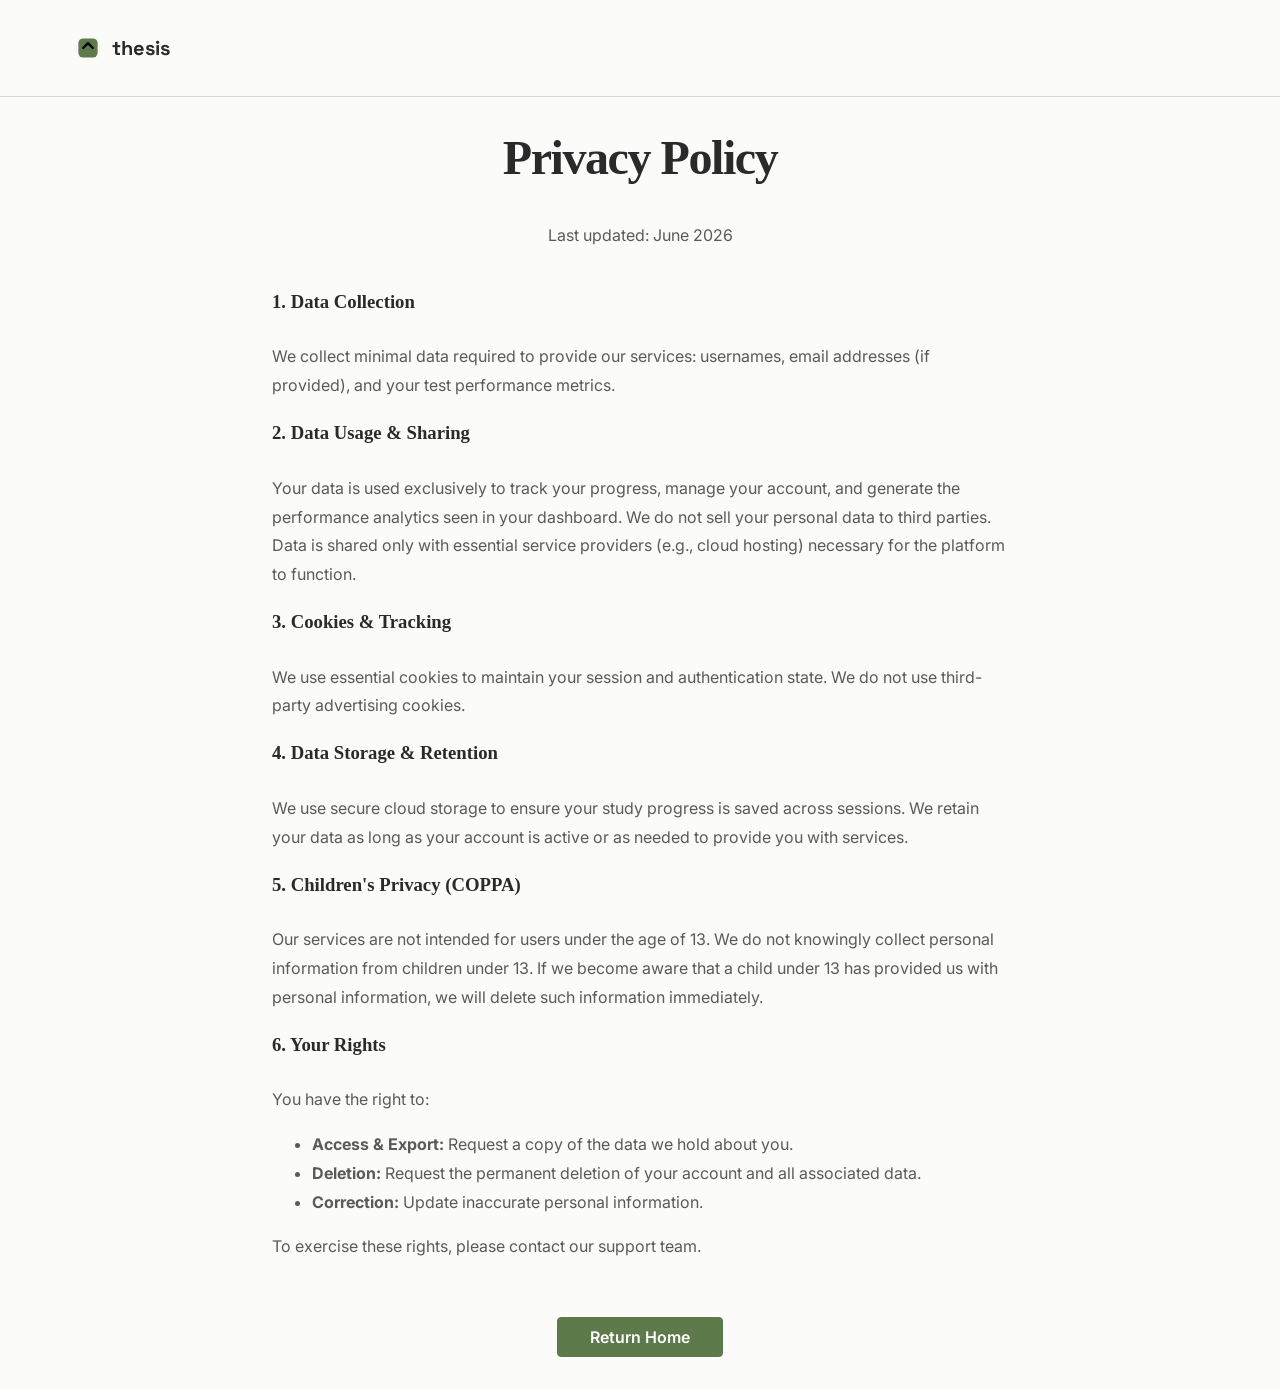
<file: privacy.html>
<!doctype html>
<html lang="en">
  <head>
    <meta charset="UTF-8" />
    <title>Privacy Policy | thesis</title>
    <link rel="icon" type="image/svg+xml" href="favicon.svg" />
    <link rel="preconnect" href="https://fonts.googleapis.com" />
    <link rel="preconnect" href="https://fonts.gstatic.com" crossorigin />
    <link
      href="https://fonts.googleapis.com/css2?family=Inter:wght@300;400;600;700;800&family=Space+Grotesk:wght@500;600;700&display=swap"
      rel="stylesheet"
    />
    <link rel="stylesheet" href="style.css" />
  </head>
  <body>
    <nav class="landing-nav">
      <div class="nav-container">
        <div class="nav-logo">
          <a href="index.html" style="text-decoration: none; color: inherit; display: flex; align-items: center;"
            ><svg width="32" height="32" viewBox="0 0 40 40" fill="none" xmlns="http://www.w3.org/2000/svg" style="vertical-align: middle; margin-right: 8px;"><rect x="8" y="8" width="24" height="24" rx="6" fill="var(--accent-primary)"/><path d="M14 20L20 14L26 20" stroke="#000" stroke-width="3" stroke-linecap="round" stroke-linejoin="round"/></svg>thesis</a
          >
        </div>
      </div>
    </nav>
    <main
      class="main-content"
      style="
        margin-top: 100px;
        max-width: 800px;
        margin-left: auto;
        margin-right: auto;
        align-items: center;
        text-align: center;
      "
    >
      <h1>Privacy Policy</h1>
      <p style="color: var(--text-secondary); margin-bottom: 40px">
        Last updated: June 2026
      </p>
       <div
         style="text-align: left; color: var(--text-secondary); line-height: 1.8"
       >
         <h3>1. Data Collection</h3>
         <p>
           We collect minimal data required to provide our services: usernames,
           email addresses (if provided), and your test performance metrics.
         </p>
         <h3>2. Data Usage & Sharing</h3>
         <p>
           Your data is used exclusively to track your progress, manage your
           account, and generate the performance analytics seen in your
           dashboard. We do not sell your personal data to third parties. Data
           is shared only with essential service providers (e.g., cloud hosting)
           necessary for the platform to function.
         </p>
         <h3>3. Cookies & Tracking</h3>
         <p>
           We use essential cookies to maintain your session and authentication
           state. We do not use third-party advertising cookies.
         </p>
         <h3>4. Data Storage & Retention</h3>
         <p>
           We use secure cloud storage to ensure your study progress is saved
           across sessions. We retain your data as long as your account is active
           or as needed to provide you with services.
         </p>
         <h3>5. Children's Privacy (COPPA)</h3>
         <p>
           Our services are not intended for users under the age of 13. We do not
           knowingly collect personal information from children under 13. If we
           become aware that a child under 13 has provided us with personal
           information, we will delete such information immediately.
         </p>
         <h3>6. Your Rights</h3>
         <p>
           You have the right to:
         </p>
         <ul>
           <li><strong>Access & Export:</strong> Request a copy of the data we hold
           about you.</li>
           <li><strong>Deletion:</strong> Request the permanent deletion of your
           account and all associated data.</li>
           <li><strong>Correction:</strong> Update inaccurate personal information.</li>
         </ul>
         <p>
           To exercise these rights, please contact our support team.
         </p>
       </div>
      <div style="margin-top: 40px">
        <a href="index.html" class="btn-primary">Return Home</a>
      </div>
    </main>
  </body>
</html>
</file>
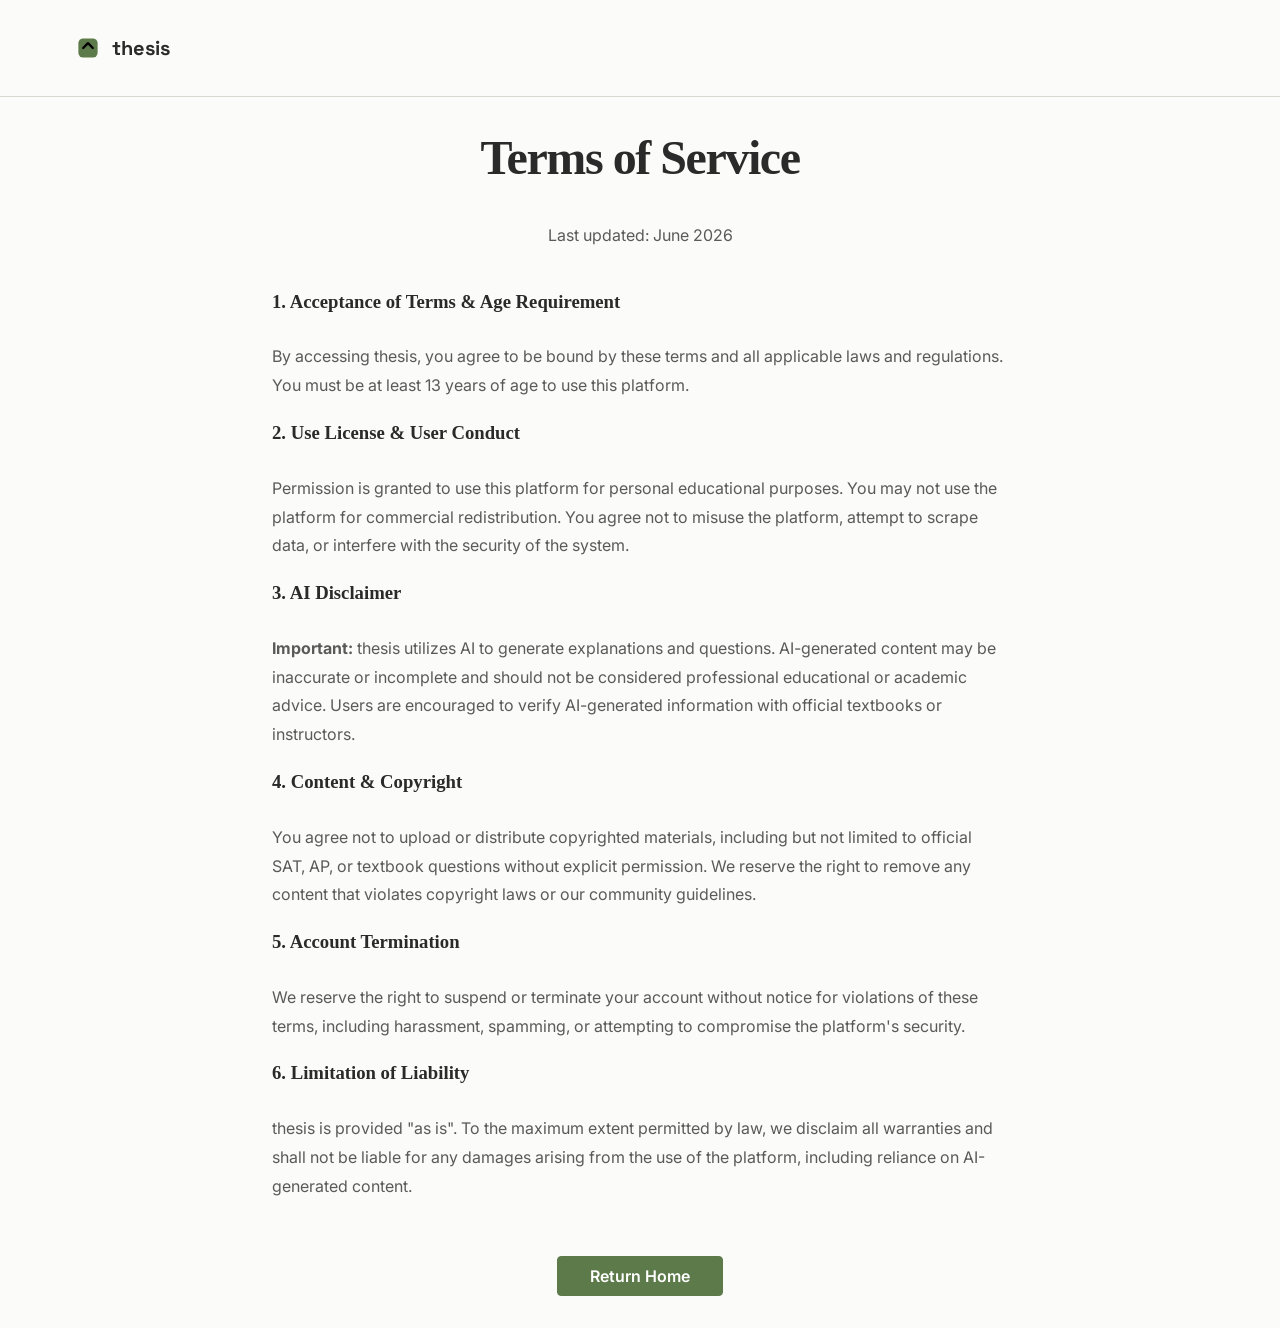
<file: terms.html>
<!doctype html>
<html lang="en">
  <head>
    <meta charset="UTF-8" />
    <title>Terms of Service | thesis</title>
    <link rel="icon" type="image/svg+xml" href="favicon.svg" />
    <link rel="preconnect" href="https://fonts.googleapis.com" />
    <link rel="preconnect" href="https://fonts.gstatic.com" crossorigin />
    <link
      href="https://fonts.googleapis.com/css2?family=Inter:wght@300;400;600;700;800&family=Space+Grotesk:wght@500;600;700&display=swap"
      rel="stylesheet"
    />
    <link rel="stylesheet" href="style.css" />
  </head>
  <body>
    <nav class="landing-nav">
      <div class="nav-container">
        <div class="nav-logo">
          <a href="index.html" style="text-decoration: none; color: inherit; display: flex; align-items: center;"
            ><svg width="32" height="32" viewBox="0 0 40 40" fill="none" xmlns="http://www.w3.org/2000/svg" style="vertical-align: middle; margin-right: 8px;"><rect x="8" y="8" width="24" height="24" rx="6" fill="var(--accent-primary)"/><path d="M14 20L20 14L26 20" stroke="#000" stroke-width="3" stroke-linecap="round" stroke-linejoin="round"/></svg>thesis</a
          >
        </div>
      </div>
    </nav>
    <main
      class="main-content"
      style="
        margin-top: 100px;
        max-width: 800px;
        margin-left: auto;
        margin-right: auto;
        align-items: center;
        text-align: center;
      "
    >
      <h1>Terms of Service</h1>
      <p style="color: var(--text-secondary); margin-bottom: 40px">
        Last updated: June 2026
      </p>
       <div
         style="text-align: left; color: var(--text-secondary); line-height: 1.8"
       >
         <h3>1. Acceptance of Terms & Age Requirement</h3>
         <p>
           By accessing thesis, you agree to be bound by these terms and all
           applicable laws and regulations. You must be at least 13 years of age
           to use this platform.
         </p>
         <h3>2. Use License & User Conduct</h3>
         <p>
           Permission is granted to use this platform for personal educational
           purposes. You may not use the platform for commercial redistribution.
           You agree not to misuse the platform, attempt to scrape data, or
           interfere with the security of the system.
         </p>
         <h3>3. AI Disclaimer</h3>
         <p>
           <strong>Important:</strong> thesis utilizes AI to generate explanations
           and questions. AI-generated content may be inaccurate or incomplete
           and should not be considered professional educational or academic
           advice. Users are encouraged to verify AI-generated information with
           official textbooks or instructors.
         </p>
         <h3>4. Content & Copyright</h3>
         <p>
           You agree not to upload or distribute copyrighted materials, including
           but not limited to official SAT, AP, or textbook questions without
           explicit permission. We reserve the right to remove any content that
           violates copyright laws or our community guidelines.
         </p>
         <h3>5. Account Termination</h3>
         <p>
           We reserve the right to suspend or terminate your account without
           notice for violations of these terms, including harassment, spamming,
           or attempting to compromise the platform's security.
         </p>
         <h3>6. Limitation of Liability</h3>
         <p>
           thesis is provided "as is". To the maximum extent permitted by law,
           we disclaim all warranties and shall not be liable for any damages
           arising from the use of the platform, including reliance on AI-generated
           content.
         </p>
       </div>
      <div style="margin-top: 40px">
        <a href="index.html" class="btn-primary">Return Home</a>
      </div>
    </main>
  </body>
</html>
</file>
<file: style.css>
html {
  scroll-behavior: smooth;
}

@keyframes purple-blip {
  0% {
    transform: scale(0);
    opacity: 0.5;
  }
  100% {
    transform: scale(3);
    opacity: 0;
  }
}

.click-blip {
  position: absolute;
  width: 20px;
  height: 20px;
  background-color: var(--color-purple);
  border-radius: 50%;
  pointer-events: none;
  z-index: 1;
  animation: purple-blip 0.4s ease-out forwards;
}

:root {
  /* Spacing */
  --spacing-1: 8px;
  --spacing-2: 16px;
  --spacing-3: 24px;
  --spacing-4: 32px;

  /* Light Mode - Softened Contrast */
  --bg-color: #FBFBF9;
  --surface-1: #FBFBF9;
  --surface-2: #F2F2E9;
  --border-color: #D8D8CF;

  --text-primary: #2A2A2A;
  --text-secondary: #5A5A5A;
  --text-muted: #9A9A9A;

  --accent-primary: #5D7A4A; /* Pine Green */
  --accent-hover: #4A633B;
  --accent-soft: #F0F4E8;
  --btn-text-color: #FFFFFF;

  --color-correct: #2D6A4F;
  --color-wrong: #A33B3B;
  --color-warning: #B58900;
  --color-blue: #8BA870;
  --color-blue-soft: #F0F4E8;
  --color-indigo: #4A633B;
  --color-indigo-soft: #E8EEE0;

  --radius-sm: 4px;
  --radius-md: 8px;
  --radius-lg: 12px;

  --shadow-subtle: none;
  --shadow-medium: none;
  --transition-fast: 100ms cubic-bezier(0.4, 0, 0.2, 1);
  --transition-normal: 200ms cubic-bezier(0.4, 0, 0.2, 1);
}

:root.dark {
  /* Dark Mode - Softened Contrast */
  --bg-color: #1A1A1C;
  --surface-1: #1A1A1C;
  --surface-2: #242426;
  --border-color: #3C3C40;

  --text-primary: #E5E5E5;
  --text-secondary: #B0B0B8;
  --text-muted: #7C7C82;

  --accent-primary: #6B8E23; /* Pine Green variant */
  --accent-hover: #5A7A1D;
  --accent-soft: #22231A;
  --color-blue: #A9C094;
  --color-blue-soft: #2A3024;
  --color-indigo: #6B8E23;
  --color-indigo-soft: #1B2114;
  --btn-text-color: #FFFFFF;

  --shadow-subtle: none;
  --shadow-medium: none;
}

* {
  box-sizing: border-box;
}

body {
  margin: 0;
  font-family:
    "Inter",
    system-ui,
    -apple-system,
    sans-serif;
  background-color: var(--bg-color);
  color: var(--text-primary);
  display: flex;
  flex-direction: column;
  min-height: 100vh;
  -webkit-font-smoothing: antialiased;
  transition: background-color var(--transition-normal);
}

a {
  text-decoration: none;
}

/* Sidebar Navigation */
.sidebar {
  width: 260px;
  background-color: var(--surface-1);
  border-right: 1px solid var(--border-color);
  display: flex;
  flex-direction: column;
  position: fixed;
  height: 100vh;
  left: 0;
  top: 0;
  z-index: 100;
  transition: width var(--transition-normal);
}

.nav-item {
  text-decoration: none;
  color: var(--text-secondary);
  padding: 12px;
  border: 1px solid transparent;
  font-size: 14px;
  font-weight: 500;
  transition: all var(--transition-fast);
  display: flex;
  align-items: center;
  gap: 12px;
  white-space: nowrap;
  border-radius: var(--radius-sm);
  margin-bottom: 4px;
}

.nav-item:hover {
  background-color: var(--surface-2);
  color: var(--text-primary);
  border-color: var(--border-color);
  transform: none;
  box-shadow: none;
}

.nav-item.active {
  background-color: var(--accent-soft);
  color: var(--accent-primary);
  font-weight: 600;
  border-color: var(--border-color);
}

.account-btn {
  width: calc(100% - 24px);
  margin: 0 auto;
  display: flex;
  align-items: center;
  justify-content: space-between;
  padding: 12px;
  background: var(--surface-2);
  border: 1px solid var(--border-color);
  cursor: pointer;
  transition: all var(--transition-fast);
  color: var(--text-primary);
  font-family: inherit;
  border-radius: var(--radius-sm);
}

.account-btn:hover {
  background: var(--surface-1);
  border-color: var(--accent-primary);
}

.about-card {
  padding: var(--spacing-4);
  border: 1px solid var(--border-color);
  transition: all var(--transition-fast);
  background: var(--surface-1);
  border-radius: var(--radius-md);
}

.about-card:hover {
  border-color: var(--accent-primary);
  background: var(--surface-2);
}

.stat-box {
  background: var(--surface-1);
  border: 1px solid var(--border-color);
  border-radius: var(--radius-md);
  padding: var(--spacing-3);
  transition: all var(--transition-fast);
  margin: var(--spacing-4) 0;
  width: 100%;
  max-width: 800px;
}

.stat-box:hover {
  border-color: var(--accent-primary);
  background: var(--surface-2);
}

.sidebar.collapsed {
  width: 70px;
}

.sidebar-header {
  padding: var(--spacing-4) var(--spacing-3);
  display: flex;
  align-items: center;
  justify-content: space-between;
  overflow: hidden;
}

.sidebar.collapsed .sidebar-header {
  padding: var(--spacing-4) 0;
  justify-content: center;
}

.logo {
  font-family: "Playfair Display", serif;
  font-weight: 800;
  font-size: 24px;
  color: var(--text-primary);
  letter-spacing: -0.5px;
  white-space: nowrap;
  transition: opacity 200ms;
  font-style: italic;
}

.sidebar.collapsed .logo {
  display: none;
}

.collapse-btn {
  background: none;
  border: none;
  color: var(--text-secondary);
  cursor: pointer;
  padding: 5px;
  border-radius: 6px;
  transition: background 200ms;
  display: flex;
  align-items: center;
  justify-content: center;
}

.sidebar-expand-handle {
  display: none;
  position: absolute;
  left: 100%;
  top: 50%;
  transform: translate(-50%, -50%);
  width: 28px;
  height: 60px;
  padding: 0;
  align-items: center;
  justify-content: center;
  background: var(--accent-primary);
  color: var(--btn-text-color);
  border: 1px solid var(--border-color);
  border-radius: 0 8px 8px 0;
  box-shadow: none;
  z-index: 1000;
  cursor: pointer;
}

.collapse-btn:hover {
  background: var(--surface-2);
}

.sidebar.collapsed .collapse-btn svg {
  transform: rotate(180deg);
}

.sidebar.collapsed .sidebar-expand-handle {
  display: inline-flex;
}

.sidebar-nav {
  display: flex;
  flex-direction: column;
  padding: 0 var(--spacing-2);
  gap: 4px;
}

.nav-item {
  text-decoration: none;
  color: var(--text-secondary);
  padding: 8px 12px;
  border: 2px solid transparent;
  font-size: 14px;
  font-weight: 600;
  transition: all var(--transition-fast);
  display: flex;
  align-items: center;
  gap: 12px;
  white-space: nowrap;
}

button.nav-item {
  width: 100%;
  background: transparent;
  border: 0;
  font-family: inherit;
  text-align: left;
}

.nav-icon {
  width: 18px;
  height: 18px;
  flex: 0 0 18px;
  fill: none;
  stroke: currentColor;
  stroke-width: 2;
  stroke-linecap: round;
  stroke-linejoin: round;
}

.nav-section-label {
  color: var(--text-muted);
  font-size: 11px;
  font-weight: 800;
  letter-spacing: 0;
  margin: 16px 12px 4px;
  text-transform: uppercase;
}

.nav-item small {
  margin-left: auto;
  color: var(--text-muted);
  font-size: 11px;
  font-weight: 700;
}

.nav-disabled {
  cursor: not-allowed;
  opacity: 0.58;
}

.nav-item:hover {
  background-color: var(--surface-2);
  color: var(--text-primary);
  border-color: var(--border-color);
  transform: none;
  box-shadow: none;
}

.nav-item.active {
  background-color: var(--color-indigo-soft);
  color: var(--color-indigo);
  font-weight: 800;
  border-color: var(--color-indigo);
  box-shadow: 1px 1px 0px 0px var(--color-indigo);
}

.sidebar.collapsed .nav-item span {
  display: none;
}

.sidebar.collapsed .nav-section-label,
.sidebar.collapsed .nav-item small {
  display: none;
}

.sidebar.collapsed .nav-item {
  justify-content: center;
  padding: 10px;
}

/* Sidebar Footer & Account */
.sidebar-footer {
  margin-top: auto;
  padding: var(--spacing-3);
  border-top: 1px solid var(--border-color);
}

.sidebar.collapsed .sidebar-footer {
  padding: var(--spacing-2) 0;
  display: flex;
  flex-direction: column;
  align-items: center;
  gap: var(--spacing-2);
}

.sidebar.collapsed .theme-toggle-container {
  justify-content: center !important;
  width: 100%;
  display: flex;
}

.account-btn {
  width: 100%;
  display: flex;
  align-items: center;
  justify-content: space-between;
  padding: 10px;
  background: var(--surface-2);
  border: 1px solid var(--border-color);
  cursor: pointer;
  transition: all var(--transition-fast);
  color: var(--text-primary);
  font-family: inherit;
  box-shadow: none;
}

.account-btn:hover {
  background: var(--surface-1);
  border-color: var(--accent-primary);
  transform: none;
  box-shadow: none;
}

.account-info {
  display: flex;
  align-items: center;
  gap: 10px;
  overflow: hidden;
}

.mini-avatar {
  width: 32px;
  height: 32px;
  border-radius: 50%;
  object-fit: cover;
  border: 1px solid var(--border-color);
}

.account-btn span {
  font-size: 13px;
  font-weight: 600;
  white-space: nowrap;
}

.sidebar.collapsed .account-btn span {
  display: none;
}

.sidebar.collapsed .account-btn {
  width: 40px;
  height: 40px;
  border-radius: 50%;
  padding: 4px;
  justify-content: center;
  margin: 0 auto;
}

.sidebar.collapsed .account-info {
  justify-content: center;
}

.sidebar.collapsed .account-btn svg {
  display: none;
}

/* Main Content Area */
.main-content {
  margin-left: 260px;
  flex: 1;
  padding: var(--spacing-4);
  width: calc(100% - 260px);
  max-width: 1280px;
  display: flex;
  flex-direction: column;
  align-items: flex-start;
  text-align: left;
  transition: margin-left 250ms cubic-bezier(0.4, 0, 0.2, 1);
}

.landing-page .main-content {
  margin-left: 0;
  width: 100%;
  margin: 0 auto;
  align-items: center;
  text-align: center;
  padding: 0;
}

.landing-page .main-content > section:not(.hero) {
  max-width: 1200px;
  margin-left: auto;
  margin-right: auto;
  padding: 0 var(--spacing-4);
}

.main-content.expanded {
  margin-left: 70px;
  width: calc(100% - 70px);
}

.view {
  width: 100%;
}

.dashboard-hero,
.notice-box,
.account-page {
  width: 100%;
  max-width: 900px;
  background: var(--surface-2);
  border: 2px solid var(--text-primary);
  padding: var(--spacing-3);
  box-shadow: var(--shadow-medium);
  position: relative;
}

.dashboard-hero > * {
  position: relative;
  z-index: 1;
}

.dashboard-hero h2 {
  margin-bottom: 8px;
}

.dashboard-hero p,
.notice-box p,
.dashboard-header p {
  color: var(--text-secondary);
  line-height: 1.5;
  margin: 0;
}

.eyebrow {
  color: var(--text-muted);
  font-size: 12px;
  font-weight: 700;
  letter-spacing: 0;
  text-transform: uppercase;
  margin-bottom: 8px;
}

.quick-actions,
.test-controls {
  display: flex;
  align-items: center;
  gap: 10px;
  flex-wrap: wrap;
}

.dashboard-header {
  width: 100%;
  max-width: 900px;
  display: flex;
  align-items: center;
  justify-content: space-between;
  gap: var(--spacing-2);
  margin-bottom: var(--spacing-3);
}

.stats-grid {
  width: 100%;
  max-width: 900px;
  display: grid;
  grid-template-columns: repeat(3, minmax(0, 1fr));
  gap: var(--spacing-2);
  margin-bottom: var(--spacing-3);
}

.stat-box {
  background: var(--surface-1);
  border: 1px solid var(--border-color);
  border-radius: 8px;
  padding: var(--spacing-2);
  box-shadow: var(--shadow-subtle);
}

.stat-label {
  display: block;
  color: var(--text-muted);
  font-size: 12px;
  font-weight: 700;
  margin-bottom: 8px;
}

.stat-value {
  display: block;
  color: var(--text-primary);
  font-size: 26px;
  font-weight: 800;
}

.dashboard-chart-container {
  width: 100%;
  max-width: 900px;
  height: 320px;
  background: var(--surface-1);
  border: 1px solid var(--border-color);
  border-radius: 8px;
  padding: var(--spacing-2);
  box-shadow: var(--shadow-subtle);
}

.dashboard-chart-container canvas {
  width: 100%;
  height: 100%;
}

/* Typography */
h1,
h2,
h3,
h4 {
  font-family: "Playfair Display", serif;
  color: var(--text-primary);
  margin: 0 0 var(--spacing-3) 0;
  font-weight: 700;
  text-transform: none;
}

h1 {
  font-size: 48px;
  font-weight: 800;
  letter-spacing: -0.03em;
  line-height: 1.1;
}

h2 {
  font-size: 32px;
  font-weight: 700;
}

/* Components */
.flashcard {
  background: var(--surface-1);
  border: 1px solid var(--border-color);
  border-radius: var(--radius-md);
  padding: var(--spacing-3);
  width: 100%;
  max-width: 800px;
  box-shadow: var(--shadow-subtle);
  transition: transform var(--transition-normal);
  display: flex;
  flex-direction: column;
  gap: var(--spacing-2);
}

.question {
  font-size: 18px;
  font-weight: 500;
  line-height: 1.5;
  color: var(--text-primary);
  margin-bottom: var(--spacing-2);
}

.options {
  list-style: none;
  padding: 0;
  margin: 0;
  display: flex;
  flex-direction: column;
  gap: 8px;
}

.options li {
  background: var(--surface-1);
  border: 1px solid var(--border-color);
  padding: 14px 16px;
  border-radius: var(--radius-md);
  cursor: pointer;
  transition: all var(--transition-fast);
  font-size: 15px;
  color: var(--text-secondary);
}

.options li:hover {
  border-color: var(--color-blue);
  background-color: var(--color-blue-soft);
  color: var(--text-primary);
  transform: translateY(-1px);
}

.options li.correct {
  border-color: var(--color-correct);
  background-color: rgba(22, 163, 74, 0.05);
  color: var(--color-correct);
  font-weight: 600;
}

.options li.incorrect {
  border-color: var(--color-wrong);
  background-color: rgba(220, 38, 38, 0.05);
  color: var(--color-wrong);
  font-weight: 600;
}

.explanation {
  margin-top: var(--spacing-2);
  padding: var(--spacing-2);
  background: var(--surface-2);
  border-left: 4px solid var(--color-indigo);
  border-radius: 4px;
  font-size: 14px;
  color: var(--text-secondary);
}

/* Buttons */
button {
  font-family: "Inter", sans-serif;
  padding: 10px 20px;
  border-radius: var(--radius-md);
  cursor: pointer;
  font-weight: 600;
  font-size: 14px;
  transition: all var(--transition-fast);
  border: none;
  line-height: 1;
}

#startBtn,
.btn-primary {
  background-color: var(--accent-primary);
  color: var(--btn-text-color);
  height: 40px;
  display: inline-flex;
  align-items: center;
  justify-content: center;
  padding: 0 var(--spacing-4);
  line-height: 1;
  transition: all var(--transition-fast);
  border: 1px solid var(--accent-primary);
  border-radius: var(--radius-sm);
  font-weight: 600;
  text-transform: none;
  letter-spacing: 0;
}

#startBtn:hover,
.btn-primary:hover {
  background-color: var(--accent-hover);
  color: var(--btn-text-color);
  transform: none;
  box-shadow: none;
}

#startBtn:active,
.btn-primary:active {
  transform: scale(0.98);
}

#endBtn,
.btn-secondary {
  background-color: transparent;
  border: 1px solid var(--border-color);
  color: var(--text-primary);
  display: inline-flex;
  align-items: center;
  justify-content: center;
  min-height: 40px;
  line-height: 1;
  border-radius: var(--radius-sm);
  font-weight: 600;
  transition: all var(--transition-fast);
}

#endBtn:hover,
.btn-secondary:hover {
  background-color: var(--surface-2);
  transform: none;
  box-shadow: none;
}

#endBtn:hover,
.btn-secondary:hover {
  background-color: var(--accent-soft);
  transform: none;
  box-shadow: none;
}

button:active {
  transform: scale(0.98);
}

/* Custom Dropdown for Tests */
.custom-dropdown {
  position: relative;
  width: 240px;
  margin-bottom: var(--spacing-2);
  font-family: inherit;
}

.dropdown-header {
  padding: 10px 12px;
  border-radius: var(--radius-md);
  border: 1px solid var(--border-color);
  background: var(--surface-1);
  color: var(--text-primary);
  cursor: pointer;
  font-size: 14px;
  display: flex;
  justify-content: space-between;
  align-items: center;
  transition: border-color var(--transition-fast);
}

.dropdown-header:hover {
  border-color: var(--accent-primary);
}

.dropdown-header::after {
  content: "▾";
  font-size: 12px;
  color: var(--text-muted);
}

.dropdown-menu {
  position: absolute;
  top: 100%;
  left: 0;
  width: 100%;
  background: var(--surface-1);
  border: 1px solid var(--border-color);
  border-top: none;
  z-index: 1000;
  display: none;
  max-height: 400px;
  overflow: visible !important;
  box-shadow: var(--shadow-medium);
}

.dropdown-submenu {
  position: absolute;
  top: 0;
  left: 100%;
  width: 240px;
  max-height: 400px;
  overflow-y: auto;
  overflow-x: hidden;
  background: var(--surface-1);
  border: 1px solid var(--border-color);
  z-index: 1002;
  display: none;
  box-shadow: var(--shadow-medium);
}

.dropdown-menu.show {
  display: block;
}

.dropdown-item {
  padding: 10px 12px;
  font-size: 14px;
  color: var(--text-secondary);
  cursor: pointer;
  display: flex;
  justify-content: space-between;
  align-items: center;
  transition: all var(--transition-fast);
  position: relative;
}

.dropdown-item:hover {
  background: var(--accent-soft);
  color: var(--text-primary);
  z-index: 1001;
}

.dropdown-item.has-submenu::after {
  content: "▸";
  font-size: 10px;
}

/* AI Tutor Specific Styles */
.mode-btn {
  background: var(--surface-1);
  border: 1px solid var(--border-color);
  color: var(--text-secondary);
  font-size: 12px;
  padding: 8px;
  cursor: pointer;
  transition: all var(--transition-fast);
  font-weight: 600;
}

.mode-btn:hover {
  border-color: var(--accent-primary);
  color: var(--text-primary);
}

.mode-btn.active {
  background: var(--accent-primary);
  color: var(--btn-text-color);
  border-color: var(--accent-primary);
}

.conf-btn {
  width: 36px;
  height: 36px;
  border: 1px solid var(--border-color);
  background: var(--surface-1);
  color: var(--text-primary);
  cursor: pointer;
  font-weight: 600;
  transition: all var(--transition-fast);
}

.conf-btn:hover {
  border-color: var(--accent-primary);
  background: var(--accent-soft);
}

.conf-btn.active {
  background: var(--accent-primary);
  color: var(--btn-text-color);
  border-color: var(--accent-primary);
}

.ai-message {
  max-width: 85%;
  padding: 12px 16px;
  border-radius: 8px;
  font-size: 15px;
  line-height: 1.6;
  position: relative;
  animation: fadeIn 0.3s ease forwards;
}

.ai-message.tutor {
  align-self: flex-start;
  background: var(--surface-2);
  border: 1px solid var(--border-color);
  color: var(--text-primary);
  border-bottom-left-radius: 0;
}

.ai-message.user {
  align-self: flex-end;
  background: var(--accent-primary);
  color: var(--btn-text-color);
  border-bottom-right-radius: 0;
}

.ai-message.system {
  align-self: center;
  font-size: 12px;
  color: var(--text-muted);
  background: transparent;
  border: none;
  font-style: italic;
  text-align: center;
}

.ai-thinking {
  font-weight: 600;
  color: var(--text-secondary);
  animation: pulse 1.5s infinite;
}

@keyframes pulse {
  0% {
    opacity: 0.4;
  }
  50% {
    opacity: 1;
  }
  100% {
    opacity: 0.4;
  }
}

@keyframes fadeIn {
  from {
    opacity: 0;
    transform: translateY(10px);
  }
  to {
    opacity: 1;
    transform: translateY(0);
  }
}

.mastery-tag {
  font-size: 11px;
  padding: 2px 8px;
  border-radius: 4px;
  font-weight: 600;
}

.mastery-tag.strong {
  background: rgba(16, 185, 129, 0.1);
  color: var(--color-correct);
  border: 1px solid rgba(16, 185, 129, 0.2);
}

.mastery-tag.weak {
  background: rgba(239, 68, 68, 0.1);
  color: var(--color-wrong);
  border: 1px solid rgba(239, 68, 68, 0.2);
}

.dropdown-item:hover > .dropdown-submenu {
  display: block;
}

.test-option {
  padding: 10px 12px;
  font-size: 14px;
  color: var(--text-secondary);
  cursor: pointer;
  transition: all var(--transition-fast);
}

.test-option:hover {
  background: var(--accent-soft);
  color: var(--text-primary);
}

/* Study Set Social */
.study-set-social {
  display: flex;
  justify-content: space-between;
  align-items: center;
  max-width: 900px;
  margin: 0 auto;
  padding: var(--spacing-3);
  border-top: 1px solid var(--border-color);
  width: 100%;
}

.social-creator {
  font-size: 14px;
  color: var(--text-secondary);
}

.creator-name {
  color: var(--text-primary);
  font-weight: 600;
}

.social-actions-group {
  display: flex;
  align-items: center;
  gap: var(--spacing-3);
}

.social-metrics {
  display: flex;
  gap: 8px;
}

.metric-pill {
  display: flex;
  align-items: center;
  gap: 4px;
  padding: 4px 8px;
  background: var(--color-blue-soft);
  border: 1px solid var(--border-color);
  border-radius: 12px;
  font-size: 12px;
  font-weight: 600;
  color: var(--text-secondary);
}

.social-toolbar {
  display: flex;
  gap: 8px;
}

.social-btn {
  display: flex;
  align-items: center;
  gap: 6px;
  padding: 6px 12px;
  background: var(--surface-1);
  border: 1px solid var(--border-color);
  border-radius: 6px;
  cursor: pointer;
  font-size: 13px;
  font-weight: 500;
  color: var(--text-primary);
  transition: all var(--transition-fast);
}

.social-btn:hover {
  background: var(--accent-soft);
  border-color: var(--accent-primary);
}

.social-btn.active {
  background: var(--accent-soft);
  border-color: var(--accent-primary);
  color: var(--accent-primary);
}

.social-btn svg {
  transition:
    fill var(--transition-fast),
    stroke var(--transition-fast);
}

.social-btn.active svg {
  fill: var(--accent-primary);
  stroke: var(--accent-primary);
}

/* Study Set Experience */
.study-set-hero {
  width: 100%;
  max-width: 900px;
  margin-bottom: var(--spacing-4);
  color: var(--text-primary);
}

.study-set-actions .stat-box {
  color: var(--text-primary);
}

.study-set-actions .stat-box div:last-child {
  color: var(--text-secondary);
}

.concept-node {
  color: var(--text-primary);
}

.concept-node span:first-child {
  color: var(--text-primary);
}

.study-set-hero {
  width: 100%;
  max-width: 900px;
  margin-bottom: var(--spacing-4);
}

.study-set-actions .stat-box:hover {
  border-color: var(--color-indigo);
  background-color: var(--color-indigo-soft);
  transform: translateY(-2px);
  box-shadow: var(--shadow-medium);
}

.concept-node:hover {
  background-color: var(--accent-soft);
  border-color: var(--accent-primary);
  transform: translateX(4px);
}

#session-container {
  perspective: 1000px;
}

.study-session-card {
  background: var(--surface-1);
  border: 1px solid var(--border-color);
  border-radius: 12px;
  padding: var(--spacing-4);
  box-shadow: var(--shadow-medium);
  transition: all var(--transition-normal);
}

/* Update existing stat-box for better versatility */
.stat-box {
  background: var(--surface-1);
  border: 1px solid var(--border-color);
  border-radius: var(--radius-md);
  padding: var(--spacing-2);
  box-shadow: none;
  transition: all var(--transition-fast);
  margin: var(--spacing-4) 0;
  width: 100%;
  max-width: 800px;
}

.stat-box:hover {
  border-color: var(--color-indigo);
  background-color: var(--surface-2);
  transform: translateY(-2px);
  box-shadow: var(--shadow-medium);
}

/* Settings */
.settings-btn {
  position: fixed;
  right: var(--spacing-3);
  top: var(--spacing-3);
  background: var(--surface-1);
  border: 1px solid var(--border-color);
  color: var(--text-primary);
  padding: 10px;
  border-radius: 50%;
  width: 40px;
  height: 40px;
  display: flex;
  align-items: center;
  justify-content: center;
  z-index: 1000;
}

.settings-btn:hover {
  background: var(--surface-2);
}

/* Floating indicators */
.floating-pts {
  position: fixed;
  padding: 6px 12px;
  border-radius: var(--radius-sm);
  font-weight: 600;
  font-size: 13px;
  color: white;
  pointer-events: none;
  animation: floatUp 1.2s ease forwards;
}

.floating-pts.positive {
  background-color: var(--color-correct);
}

.floating-pts.negative {
  background-color: var(--color-wrong);
}

@keyframes floatUp {
  0% {
    transform: translateY(0);
    opacity: 1;
  }
  100% {
    transform: translateY(-50px);
    opacity: 0;
  }
}

/* Responsiveness */
@media (max-width: 768px) {
  .sidebar {
    display: none;
  }
  .main-content {
    margin-left: 0;
    padding: var(--spacing-2);
  }
  .hero-title {
    font-size: 40px;
  }
  .hero-subtitle {
    font-size: 16px;
  }
  .spotlight-zone {
    width: 100% !important;
    height: 300px !important;
  }
  .feature-content,
  .feature-content.reverse {
    flex-direction: column;
    text-align: center;
  }
  .feature-list {
    justify-content: center;
  }
  .focus-test-container {
    flex-direction: column;
  }
}

/* Input Styles */
.report-input {
  width: 100%;
  padding: 10px;
  border: 1px solid var(--border-color);
  background: var(--surface-1);
  color: var(--text-primary);
  font-family: inherit;
  font-size: 14px;
  border-radius: var(--radius-sm);
  transition: border-color var(--transition-fast);
}

.report-input:focus {
  outline: none;
  border-color: var(--accent-primary);
}

/* Settings/User Panel specific */
.legal-section {
  margin-top: 20px;
  border-top: 1px solid var(--border-color);
  padding-top: 16px;
}

.overlay-base {
  position: fixed;
  inset: 0;
  display: flex;
  align-items: center;
  justify-content: center;
  background: rgba(17, 24, 39, 0.5);
  backdrop-filter: blur(4px);
  z-index: 2000;
  padding: var(--spacing-3);
}

.panel-base {
  background: var(--surface-1);
  border: 1px solid var(--border-color);
  border-radius: var(--radius-lg);
  padding: var(--spacing-4);
  width: min(800px, 95%);
  max-height: 90vh;
  overflow-y: auto;
  box-shadow: var(--shadow-medium);
  position: relative;
}

.close-btn {
  position: absolute;
  right: var(--spacing-3);
  top: var(--spacing-3);
  background: none;
  border: none;
  font-size: 24px;
  cursor: pointer;
  color: var(--text-muted);
  transition: color var(--transition-fast);
}

.close-btn:hover {
  color: var(--text-primary);
}

/* Leaderboard Specific */
.lb-title {
  font-family: "Space Grotesk", sans-serif;
  font-size: 24px;
  font-weight: 600;
  margin-bottom: 4px;
}

.lb-subtitle {
  color: var(--text-secondary);
  font-size: 14px;
  margin-bottom: var(--spacing-4);
}

.lb-list {
  display: flex;
  flex-direction: column;
  gap: 8px;
  margin-bottom: var(--spacing-4);
}

.lb-item {
  display: flex;
  align-items: center;
  justify-content: space-between;
  padding: 12px 16px;
  background: var(--surface-2);
  border: 1px solid var(--border-color);
  border-radius: var(--radius-sm);
  transition: all var(--transition-fast);
}

.lb-item:hover {
  background: var(--surface-1);
  border-color: var(--accent-primary);
  transform: translateX(4px);
}

.lb-rank {
  font-weight: 700;
  color: var(--accent-primary);
  width: 30px;
}

.lb-name {
  flex: 1;
  font-weight: 500;
  color: var(--text-primary);
}

.lb-points {
  font-weight: 700;
  color: var(--text-primary);
}

.lb-submit {
  display: flex;
  gap: 8px;
  margin-top: var(--spacing-3);
}

.lb-submit input {
  flex: 1;
  padding: 10px 12px;
  border: 1px solid var(--border-color);
  border-radius: var(--radius-sm);
  font-family: inherit;
}

/* Analytics Specific */
.analytics-stats-row {
  display: flex;
  gap: var(--spacing-2);
  flex-wrap: wrap;
  margin-bottom: var(--spacing-4);
}

.stat-card {
  background: var(--surface-2);
  padding: var(--spacing-2) var(--spacing-3);
  border-radius: var(--radius-md);
  border: 1px solid var(--border-color);
  min-width: 140px;
}

.stat-value {
  font-size: 18px;
  font-weight: 700;
  color: var(--text-primary);
}

.stat-label {
  font-size: 12px;
  color: var(--text-muted);
}

/* Profile Specific */
.profile-header {
  display: flex;
  align-items: center;
  gap: var(--spacing-3);
  margin-bottom: var(--spacing-4);
}

.profile-avatar {
  width: 80px;
  height: 80px;
  border-radius: 50%;
  object-fit: cover;
  border: 1px solid var(--border-color);
}

.profile-name {
  font-family: "Space Grotesk", sans-serif;
  font-size: 24px;
  font-weight: 600;
}

/* Landing Page Styles */
.landing-nav {
  display: block;
  border-bottom: 1px solid var(--border-color);
  position: absolute;
  top: 0;
  left: 0;
  right: 0;
  z-index: 10;
  background: var(--bg-color);
}

.nav-container {
  display: flex;
  justify-content: space-between;
  align-items: center;
  padding: var(--spacing-4) var(--spacing-4);
  max-width: 1200px;
  margin: 0 auto;
}

.nav-logo {
  font-family: "Space Grotesk", sans-serif;
  font-weight: 700;
  font-size: 20px;
  color: var(--text-primary);
}

.nav-links {
  display: flex;
  align-items: center;
  gap: 0;
}

.nav-link {
  text-decoration: none;
  color: var(--text-secondary);
  font-size: 14px;
  font-weight: 500;
  transition: all var(--transition-fast);
  height: 40px;
  display: flex;
  align-items: center;
  padding: 0 var(--spacing-3);
  background: var(--surface-1);
  border: 1px solid var(--border-color);
  margin-bottom: -1px;
  border-radius: 0;
}

.nav-link:hover {
  color: var(--text-primary);
  border-color: var(--accent-primary);
  background: var(--accent-soft);
  z-index: 1;
}

.nav-btn:hover {
  color: var(--text-primary);
  border-color: var(--accent-primary);
  background: var(--accent-soft);
  z-index: 1;
}

.nav-link + .nav-link,
.nav-link + .nav-btn {
  border-left: none;
}

.nav-btn {
  height: 40px;
  display: flex;
  align-items: center;
  padding: 0 var(--spacing-4);
  margin-bottom: -1px;
  border-radius: 0;
}

.hero {
  position: relative;
  display: flex;
  flex-direction: column;
  align-items: center;
  justify-content: center;
  text-align: center;
  min-height: 80vh;
  width: 100%;
  overflow: hidden;
}

.hero-content {
  position: relative;
  z-index: 10;
  max-width: 900px;
  width: 100%;
  display: flex;
  flex-direction: column;
  align-items: center;
  justify-content: center;
  pointer-events: none;
  margin: 0 auto;
}

.hero-content > * {
  pointer-events: auto;
}

.spotlight-zone {
  position: absolute;
  top: 0;
  left: 0;
  width: 70%;
  height: 100%;
  z-index: 1;
  pointer-events: all;
  opacity: 1;
  overflow: hidden;
}

#spotlightCanvas {
  position: absolute;
  top: 0;
  left: 0;
  width: 100%;
  height: 100%;
  display: block;
}

.hero-title,
.hero-subtitle,
.hero-actions {
  position: relative;
  z-index: 2;
}

.hero-content {
  position: relative;
  z-index: 10;
  max-width: 900px;
  width: 100%;
  display: flex;
  flex-direction: column;
  align-items: center;
  pointer-events: none;
}

.hero-content > * {
  pointer-events: auto;
}

.spotlight-zone {
  position: absolute;
  top: 0;
  left: 0;
  width: 70%;
  height: 100%;
  z-index: 1;
  pointer-events: all;
  opacity: 1;
}

#spotlightCanvas {
  position: absolute;
  top: 0;
  left: 0;
  width: 100%;
  height: 100%;
  display: block;
}

.spotlight-zone {
  position: absolute;
  top: 50%;
  left: 0;
  transform: translateY(-50%);
  width: 60%;
  height: 500px;
  z-index: 1;
  pointer-events: all;
  opacity: 1;
  overflow: hidden;
}

#spotlightCanvas {
  position: absolute;
  top: 0;
  left: 0;
  width: 100%;
  height: 100%;
  display: block;
}

.hero-content {
  position: relative;
  z-index: 10;
  max-width: 900px;
  width: 100%;
  display: flex;
  flex-direction: column;
  align-items: center;
  pointer-events: none;
}

.hero-content > * {
  pointer-events: auto;
}

#spotlightCanvas {
  position: absolute;
  top: 0;
  left: 0;
  width: 100%;
  height: 100%;
}

.hero-title,
.hero-subtitle,
.hero-actions {
  position: relative;
  z-index: 2;
}

.hero-title,
.hero-subtitle,
.hero-actions {
  position: relative;
  z-index: 2;
}

.hero-actions {
  display: flex;
  align-items: center;
  justify-content: center;
  gap: var(--spacing-3);
  margin-top: var(--spacing-4);
}

/* Theme Toggle */
.theme-toggle-container {
  display: flex;
  align-items: center;
  justify-content: space-between;
}

.sidebar.collapsed .theme-toggle-container {
  justify-content: center !important;
}

.sidebar.collapsed .theme-toggle-container span {
  display: none;
}

.theme-toggle {
  position: relative;
  display: inline-block;
  width: 40px;
  height: 20px;
  cursor: pointer;
  flex-shrink: 0;
}

.toggle-slider {
  position: absolute;
  inset: 0;
  background-color: var(--border-color);
  transition: background-color var(--transition-fast);
  border: 1px solid var(--border-color);
}

.toggle-slider::before {
  content: "";
  position: absolute;
  height: 16px;
  width: 16px;
  left: 1px;
  bottom: 1px;
  background-color: var(--text-primary);
  transition:
    transform var(--transition-fast),
    background-color var(--transition-fast);
  z-index: 2;
}

.toggle-icon {
  position: absolute;
  width: 12px;
  height: 12px;
  top: 3px;
  pointer-events: none;
  transition: opacity var(--transition-fast);
  z-index: 1;
}

.toggle-icon.sun {
  right: 4px;
  color: var(--text-primary);
}

.toggle-icon.moon {
  left: 4px;
  color: var(--text-primary);
}

#settingsDarkToggle:checked + .theme-toggle .toggle-slider {
  background-color: #000000;
  border-color: #000000;
}

#settingsDarkToggle:checked + .theme-toggle .toggle-slider::before {
  transform: translateX(20px);
  background-color: #ffffff;
}

#settingsDarkToggle:checked + .theme-toggle .toggle-icon.sun {
  opacity: 0;
}

#settingsDarkToggle:checked + .theme-toggle .toggle-icon.moon {
  opacity: 1;
  color: #ffffff;
}

#settingsDarkToggle:not(:checked) + .theme-toggle .toggle-icon.moon {
  opacity: 0;
}

.hero-subtitle {
  font-size: 20px;
  color: var(--text-secondary);
  margin-bottom: var(--spacing-4);
  max-width: 600px;
}

.hero-link {
  text-decoration: none;
  color: var(--text-primary);
  font-size: 15px;
  font-weight: 500;
  transition: opacity var(--transition-fast);
}

.nav-link {
  text-decoration: none;
  color: var(--text-secondary);
  font-size: 14px;
  font-weight: 500;
  transition: color var(--transition-fast);
}

.nav-link:hover {
  color: var(--text-primary);
}

.hero-link:hover {
  opacity: 0.7;
}

.about-section {
  padding: var(--spacing-4) 0;
  margin-bottom: var(--spacing-4);
}

.about-grid {
  display: grid;
  grid-template-columns: repeat(auto-fit, minmax(300px, 1fr));
  gap: var(--spacing-4);
  margin-top: var(--spacing-4);
}

.about-card {
  padding: var(--spacing-4);
  border: 1px solid var(--border-color);
  transition: border-color var(--transition-fast);
}

.about-card:hover {
  border-color: var(--color-indigo);
}

.about-card h3 {
  font-size: 18px;
  margin-bottom: var(--spacing-2);
}

.about-card p {
  color: var(--text-secondary);
  font-size: 15px;
  line-height: 1.6;
}

/* Auth Page Styles */
.auth-container {
  display: flex;
  align-items: center;
  justify-content: center;
  min-height: 100vh;
  width: 100%;
  background-color: var(--bg-color);
  padding: var(--spacing-4);
}

.auth-card {
  background: var(--surface-1);
  border: 1px solid var(--border-color);
  padding: var(--spacing-4);
  width: min(400px, 100%);
  box-shadow: none;
  border-radius: var(--radius-lg);
}

.auth-header {
  text-align: center;
  margin-bottom: var(--spacing-4);
}

.auth-header h1 {
  font-size: 24px;
  margin-bottom: 4px;
}

.auth-header p {
  color: var(--text-secondary);
  font-size: 14px;
}

.auth-form {
  display: flex;
  flex-direction: column;
  gap: var(--spacing-3);
}

.form-group {
  display: flex;
  flex-direction: column;
  gap: 8px;
}

.form-group label {
  font-size: 13px;
  font-weight: 600;
  color: var(--text-primary);
}

.form-group input {
  padding: 12px;
  border: 1px solid var(--border-color);
  font-family: inherit;
  font-size: 14px;
  outline: none;
  transition: border-color var(--transition-fast);
}

.form-group input:focus {
  border-color: var(--accent-primary);
}

.auth-actions {
  display: flex;
  gap: var(--spacing-2);
  margin-top: var(--spacing-2);
}

.auth-actions button {
  flex: 1;
}

.auth-footer {
  margin-top: var(--spacing-4);
  text-align: center;
}

.auth-footer a {
  text-decoration: none;
  color: var(--text-secondary);
  font-size: 13px;
  transition: color var(--transition-fast);
}

.auth-footer a:hover {
  color: var(--text-primary);
}

/* Feature Sections */
.feature-section {
  padding: var(--spacing-4) 0;
  margin-bottom: var(--spacing-4);
  display: flex;
  justify-content: center;
}

.feature-content {
  display: flex;
  align-items: center;
  justify-content: center;
  gap: var(--spacing-4);
  max-width: 1200px;
  width: 100%;
  padding: 0 var(--spacing-4);
}

.feature-content.reverse {
  flex-direction: row-reverse;
}

.feature-text {
  flex: 1;
}

.feature-text h2 {
  font-size: 32px;
  margin-bottom: var(--spacing-2);
}

.feature-text p {
  color: var(--text-secondary);
  font-size: 18px;
  line-height: 1.6;
  margin-bottom: var(--spacing-3);
}

.feature-list {
  list-style: none;
  padding: 0;
  display: flex;
  flex-wrap: wrap;
  gap: var(--spacing-2);
}

.feature-list li {
  background: var(--color-blue-soft);
  color: var(--color-blue);
  padding: 6px 12px;
  font-size: 14px;
  font-weight: 600;
  border: 1px solid rgba(59, 130, 246, 0.2);
}

.feature-visual {
  flex: 1;
  display: flex;
  justify-content: center;
}

.visual-placeholder {
  width: 100%;
  aspect-ratio: 16/9;
  background: var(--surface-2);
  border: 1px solid var(--border-color);
  display: flex;
  align-items: center;
  justify-content: center;
  text-align: center;
  font-family: "Space Grotesk", sans-serif;
  font-weight: 700;
  color: var(--text-muted);
  text-transform: uppercase;
  letter-spacing: 0.1em;
  line-height: 1;
}

.alt-bg {
  background-color: var(--surface-2);
}

/* Focus Test Section */
.focus-test-section {
  padding: var(--spacing-4) 0;
  margin-bottom: var(--spacing-4);
}

.focus-test-container {
  display: flex;
  gap: var(--spacing-4);
  max-width: 1200px;
  margin: 0 auto;
  padding: 0 var(--spacing-4);
  align-items: center;
}

.scroll-demo {
  flex: 1;
  height: 400px;
  overflow-y: auto;
  scroll-snap-type: y mandatory;
  border: 1px solid var(--border-color);
  background: var(--surface-1);
  display: flex;
  flex-direction: column;
  padding: 0;
}

.scroll-item {
  min-height: 400px;
  scroll-snap-align: start;
  display: flex;
  align-items: center;
  justify-content: center;
  background: var(--surface-2);
  border-bottom: 1px solid var(--border-color);
  text-align: center;
  font-weight: 600;
  font-size: 24px;
  transition: transform 0.2s;
}

.scroll-item:hover {
  transform: scale(1.02);
  border-color: var(--accent-primary);
}

.focus-info {
  flex: 1;
  text-align: left;
}

.focus-info h3 {
  font-size: 24px;
  margin-bottom: var(--spacing-2);
}

.focus-info p {
  color: var(--text-secondary);
  font-size: 16px;
  line-height: 1.6;
  margin-bottom: var(--spacing-4);
}

/* Game Section Styles */
.games-grid {
  display: grid;
  grid-template-columns: repeat(auto-fit, minmax(280px, 1fr));
  gap: var(--spacing-3);
  max-width: 1200px;
  margin: 0 auto;
  padding: 0 var(--spacing-4);
}

.game-card {
  background: var(--surface-2);
  border: 1px solid var(--border-color);
  border-radius: var(--radius-md);
  padding: var(--spacing-4);
  transition: all var(--transition-fast);
  display: flex;
  flex-direction: column;
  align-items: center;
  text-align: center;
  cursor: pointer;
  position: relative;
  overflow: hidden;
}

.game-card::before {
  content: "";
  position: absolute;
  top: 0;
  left: 0;
  width: 100%;
  height: 4px;
  background: var(--accent-primary);
}

.game-card:hover {
  transform: translateY(-4px);
  border-color: var(--accent-primary);
  background: var(--surface-1);
}

.game-icon {
  font-size: 40px;
  margin-bottom: var(--spacing-2);
  filter: drop-shadow(0 4px 8px rgba(0,0,0,0.1));
}

.game-card h3 {
  font-size: 20px;
  margin-bottom: var(--spacing-1);
}

.game-card p {
  font-size: 14px;
  color: var(--text-secondary);
  line-height: 1.5;
}

.games-grid {
  display: grid;
  grid-template-columns: repeat(auto-fit, minmax(300px, 1fr));
  gap: var(--spacing-4);
  max-width: 1200px;
  margin: 0 auto;
  padding: 0 var(--spacing-4);
}

.game-card {
  padding: var(--spacing-4);
  border: 1px solid var(--border-color);
  text-align: center;
  transition: all var(--transition-fast);
}

.game-card:hover {
  border-color: var(--accent-primary);
  background: var(--surface-2);
}

.game-icon {
  font-size: 40px;
  margin-bottom: var(--spacing-2);
}

.game-card h3 {
  font-size: 20px;
  margin-bottom: var(--spacing-2);
}

.game-card p {
  color: var(--text-secondary);
  font-size: 15px;
  line-height: 1.6;
}

@media (max-width: 768px) {
  .feature-content,
  .feature-content.reverse {
    flex-direction: column;
    text-align: center;
  }
  .feature-list {
    justify-content: center;
  }
  .focus-test-container {
    flex-direction: column;
  }
}

/* Secure Exam Mode */
.exam-lock-overlay {
  position: fixed;
  top: 0;
  left: 0;
  width: 100vw;
  height: 100vh;
  display: flex;
  align-items: center;
  justify-content: center;
  background: var(--bg-color);
  z-index: 10000;
  padding: var(--spacing-4);
  box-sizing: border-box;
}

.exam-lock-panel {
  background: var(--surface-1);
  border: 1px solid var(--border-color);
  border-radius: var(--radius-lg);
  padding: var(--spacing-4);
  width: min(600px, 90%);
  max-width: 90%;
  text-align: center;
  box-shadow: var(--shadow-medium);
  box-sizing: border-box;
  position: relative;
  margin: auto;
}

.exam-lock-panel h2 {
  font-size: 24px;
  margin-bottom: var(--spacing-2);
}

.exam-lock-panel p {
  color: var(--text-secondary);
  margin-bottom: var(--spacing-4);
  line-height: 1.6;
}

.exam-focus-mode .sidebar,
.exam-focus-mode #sidebarCollapse,
.exam-focus-mode #sidebarExpand,
.exam-focus-mode .settings-btn {
  display: none !important;
}

.exam-focus-mode .main-content {
  margin-left: 0 !important;
  width: 100% !important;
  align-items: center !important;
}

.exam-setup-container {
  display: flex;
  align-items: center;
  justify-content: center;
  min-height: 100vh;
  width: 100%;
  padding: var(--spacing-4);
  box-sizing: border-box;
}

.exam-setup-panel {
  background: var(--surface-1);
  border: 1px solid var(--border-color);
  border-radius: 8px;
  padding: var(--spacing-4);
  width: min(500px, 100%);
  box-shadow: var(--shadow-medium);
  text-align: center;
}

.setup-group {
  display: flex;
  flex-direction: column;
  text-align: left;
  gap: 8px;
  margin-bottom: var(--spacing-3);
}

.setup-group label {
  font-size: 13px;
  font-weight: 600;
  color: var(--text-primary);
}

.setup-group input[type="text"],
.setup-group input[type="number"] {
  padding: 12px;
  border: 1px solid var(--border-color);
  background: var(--surface-1);
  color: var(--text-primary);
  font-family: inherit;
  font-size: 14px;
  border-radius: 0;
  outline: none;
}

.setup-group input:focus {
  border-color: var(--accent-primary);
}

.exam-interface {
  display: flex;
  flex-direction: column;
  height: 100vh;
  width: 100vw;
  background: var(--bg-color);
}

.exam-header {
  display: flex;
  align-items: center;
  justify-content: space-between;
  padding: var(--spacing-2) var(--spacing-4);
  border-bottom: 1px solid var(--border-color);
  background: var(--surface-1);
  z-index: 10;
}

.exam-timer {
  font-family: "Space Grotesk", sans-serif;
  font-size: 20px;
  font-weight: 700;
  color: var(--text-primary);
}

.exam-info {
  font-size: 14px;
  font-weight: 600;
  color: var(--text-secondary);
}

.exam-main {
  flex: 1;
  display: flex;
  flex-direction: column;
  align-items: center;
  justify-content: center;
  padding: var(--spacing-4);
  gap: var(--spacing-4);
}

.exam-question-card {
  background: var(--surface-1);
  border: 1px solid var(--border-color);
  border-radius: 8px;
  padding: var(--spacing-4);
  width: min(800px, 100%);
  box-shadow: var(--shadow-subtle);
  display: flex;
  flex-direction: column;
  gap: var(--spacing-3);
}

.exam-question-text {
  font-size: 20px;
  font-weight: 500;
  line-height: 1.5;
  color: var(--text-primary);
}

.exam-options-list {
  display: flex;
  flex-direction: column;
  gap: 12px;
  list-style: none;
  padding: 0;
  margin: 0;
}

.exam-option-btn {
  width: 100%;
  text-align: left;
  padding: 16px;
  background: var(--surface-2);
  border: 1px solid var(--border-color);
  border-radius: 4px;
  cursor: pointer;
  font-size: 16px;
  color: var(--text-secondary);
  transition: all var(--transition-fast);
  font-family: inherit;
}

.exam-option-btn:hover {
  border-color: var(--accent-primary);
  background: var(--accent-soft);
  color: var(--text-primary);
}

.exam-option-btn.selected {
  border-color: var(--accent-primary);
  background: var(--accent-soft);
  color: var(--accent-primary);
  font-weight: 600;
  box-shadow: inset 0 0 0 1px var(--accent-primary);
}

.exam-navigation {
  display: flex;
  align-items: center;
  justify-content: center;
  gap: var(--spacing-4);
}

.exam-report-container {
  display: flex;
  align-items: center;
  justify-content: center;
  min-height: 100vh;
  width: 100%;
  padding: var(--spacing-4);
  box-sizing: border-box;
}

.exam-report-panel {
  background: var(--surface-1);
  border: 1px solid var(--border-color);
  border-radius: 8px;
  padding: var(--spacing-4);
  width: min(500px, 100%);
  text-align: center;
  box-shadow: var(--shadow-medium);
}

.report-score-circle {
  width: 150px;
  height: 150px;
  border-radius: 50%;
  border: 8px solid var(--accent-primary);
  display: flex;
  flex-direction: column;
  align-items: center;
  justify-content: center;
  margin: var(--spacing-4) auto;
}

.report-score-circle #final-score {
  font-size: 48px;
  font-weight: 800;
  color: var(--text-primary);
}

.report-score-circle small {
  font-size: 12px;
  color: var(--text-secondary);
  text-transform: uppercase;
  font-weight: 700;
}

.report-details {
  text-align: left;
  margin-bottom: var(--spacing-4);
}

.report-details h3 {
  font-size: 18px;
  margin-bottom: var(--spacing-2);
}

.report-details ul {
  list-style: none;
  padding: 0;
  margin: 0;
  display: flex;
  flex-direction: column;
  gap: 8px;
}

.report-details li {
  font-size: 14px;
  color: var(--text-secondary);
  display: flex;
  justify-content: space-between;
  border-bottom: 1px solid var(--border-color);
  padding-bottom: 4px;
}

.report-details li span {
  font-weight: 600;
  color: var(--text-primary);
}

.footer-content {
  display: flex;
  justify-content: space-between;
  align-items: center;
  max-width: 1200px;
  margin: 0 auto;
  padding: 0 var(--spacing-4);
  gap: var(--spacing-4);
}

.footer-brand .logo {
  font-weight: 700;
  font-size: 20px;
  margin-bottom: 8px;
}

.footer-brand p {
  font-size: 13px;
  color: var(--text-secondary);
}

.footer-links {
  display: flex;
  gap: var(--spacing-4);
}

.link-group {
  display: flex;
  flex-direction: column;
  gap: 8px;
}

.link-group h4 {
  font-size: 14px;
  margin: 0 0 var(--spacing-2) 0;
  text-transform: uppercase;
  letter-spacing: 0.05em;
  color: var(--text-primary);
}

.link-group a {
  text-decoration: none;
  color: var(--text-secondary);
  font-size: 13px;
  transition: color var(--transition-fast);
}

.link-group a:hover {
  color: var(--text-primary);
}

/* Rating Stars */
.star {
  transition:
    transform var(--transition-fast),
    color var(--transition-fast);
  filter: grayscale(100%);
  opacity: 0.5;
}

.star.active,
.star:hover {
  filter: grayscale(0%);
  opacity: 1;
  transform: scale(1.2);
}
</file>
